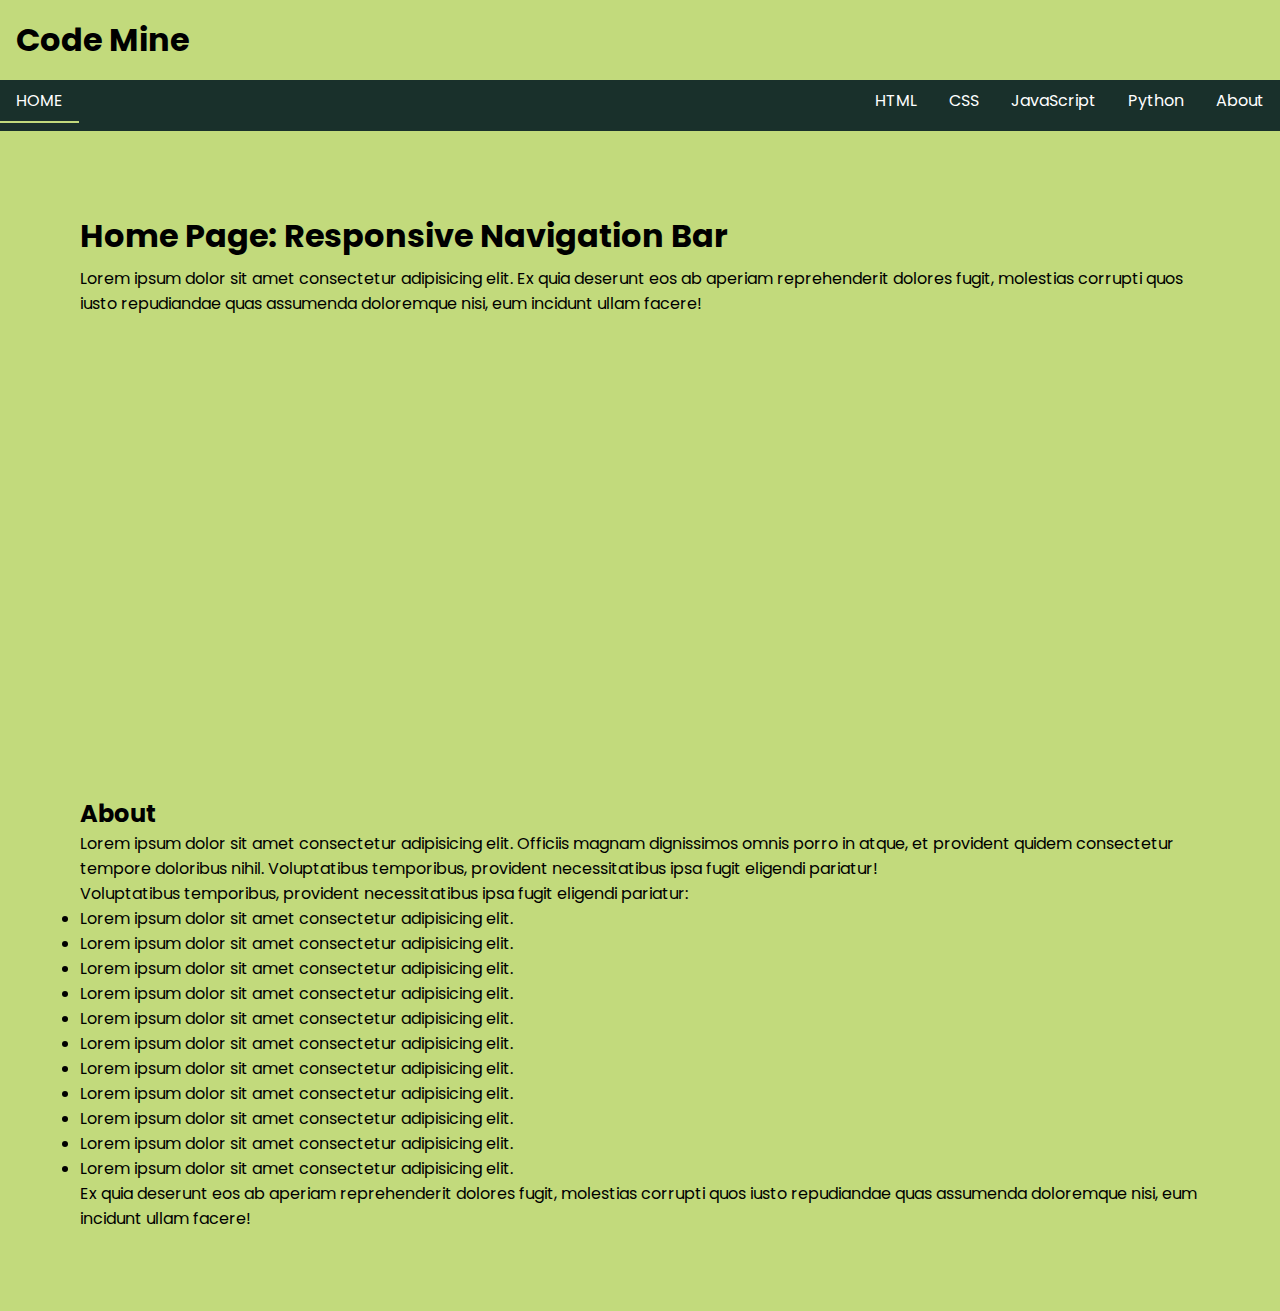
<file: accessible-navbar/index.html>
<!DOCTYPE html>
<html lang="en">
<head>
    <meta charset="UTF-8">
    <meta name="viewport" content="width=device-width, initial-scale=1.0">
    <title>Code Mine</title>
    <link rel="stylesheet" href="./styles.css">
    <script src="./main.js" defer></script><!-- defer to load the js file after the html is loaded-->
    
</head>
<body>
    <!-- skip to content link for screen readers and keyboard users -->
     <!-- the skip to content link allows users to bypass repetitive navigation links and go directly to the main content of the page, improving accessibility and user experience -->
    <!-- add this as the first element inside the body tag -->
     <!-- use css to visually hide the link but make it visible when focused -->
      <!-- only shows when focused(tabbed to) for keyboard users -->
     <!-- href="#main-content" should match the id of the main content container -->
    <a href="#main-content" class="skip-to-content">Skip to content</a>


    <header id="header" class="header">
        <div class="top-content">
            <div class="logo">
                <h1>Code Mine</h1>
            </div>
            
            <!-- Open menu button -->
            <!-- since the button has no text content the aria-label="Open Menu" is use for screen readers to describe the button function  -->
             <!-- aria-expanded="false" is used to indicate the menu is closed by default -->
             <!-- aria-controls="nav-menu" is used to associate the button with the menu it controls -->
              <!-- aria-expanded="false" should be toggled to "true" when the menu is open using JavaScript -->
            <button id="open-menu-button" onclick = "openMenu()" aria-label="Open Menu" aria-expanded="false" aria-controls="nav-menu">
                <svg xmlns="http://www.w3.org/2000/svg" height="24px" viewBox="0 -960 960 960" width="24px" fill="#19302B"><path d="M120-680v-80h720v80H120Zm0 480v-80h720v80H120Zm0-240v-80h720v80H120Z"/></svg>
            </button>


        </div>
            <!-- Navigation Menu -->

        <nav id="nav-menu" class="nav-menu">
            <ul>
                <!-- Close menu button -->
                <li>
                    
                    <button id="close-menu-button" onclick = "closeMenu()" aria-label="Close Menu">
                        <svg xmlns="http://www.w3.org/2000/svg" height="24px" viewBox="0 -960 960 960" width="24px" fill="#e3e3e3"><path d="m256-200-56-56 224-224-224-224 56-56 224 224 224-224 56 56-224 224 224 224-56 56-224-224-224 224Z"/></svg>
                    </button>
                </li>
                <li class="home-li">
                    <!--specify the active link, aria-current="page" is used to indicate the current page the user is on for screen readers -->
                    <a class="active-link" href="./index.html" aria-current="page">
                        HOME
                    </a>
                </li>

                <li class="">
                    <a href="#">
                        HTML
                    </a>
                </li>

                <li>
                    <a href="./css.html">
                        CSS
                    </a>
                </li>

                <li>
                    <a href="#">
                        JavaScript
                    </a>
                </li>

                <li>
                    <a href="#">
                        Python
                    </a>
                </li>

                <li>
                    <a href="#about">
                        About
                    </a>
                </li>
            </ul>
        </nav>
            <!-- aria-hidden="true" means the overlay is hidden from screen readers -->
        <div id="overlay" class="overlay" onclick="closeMenu()" aria-hidden="true"></div> <!-- Anywhere after the nav tag create Overlay div to close menu when clicked -->
       
    </header>

    <main id="main-content">
        <h1>Home Page: Responsive Navigation Bar</h1>
        <p>
            Lorem ipsum dolor sit amet consectetur adipisicing elit. Ex quia deserunt eos ab aperiam reprehenderit dolores 
            fugit, molestias corrupti quos iusto repudiandae quas assumenda doloremque nisi, eum incidunt ullam facere!

        </p>
    </main>

    <section id="about" class="about">
        <h2>About </h2>
        <p>
            Lorem ipsum dolor sit amet consectetur adipisicing elit. Officiis magnam dignissimos omnis porro in atque, 
            et provident quidem consectetur tempore doloribus nihil. Voluptatibus temporibus, provident necessitatibus
             ipsa fugit eligendi pariatur!
        </p>
        <p>
             Voluptatibus temporibus, provident necessitatibus ipsa fugit eligendi pariatur:
        </p>
        <ul>
            <li>Lorem ipsum dolor sit amet consectetur adipisicing elit.</li>
            <li>Lorem ipsum dolor sit amet consectetur adipisicing elit.</li>
            <li>Lorem ipsum dolor sit amet consectetur adipisicing elit.</li>
            <li>Lorem ipsum dolor sit amet consectetur adipisicing elit.</li>
            <li>Lorem ipsum dolor sit amet consectetur adipisicing elit.</li>
            <li>Lorem ipsum dolor sit amet consectetur adipisicing elit.</li>
            <li>Lorem ipsum dolor sit amet consectetur adipisicing elit.</li>
            <li>Lorem ipsum dolor sit amet consectetur adipisicing elit.</li>
            <li>Lorem ipsum dolor sit amet consectetur adipisicing elit.</li>
            <li>Lorem ipsum dolor sit amet consectetur adipisicing elit.</li>
            <li>Lorem ipsum dolor sit amet consectetur adipisicing elit.</li>
        </ul>
        <p>
            Ex quia deserunt eos ab aperiam reprehenderit dolores 
            fugit, molestias corrupti quos iusto repudiandae quas assumenda doloremque nisi, eum incidunt ullam facere!
        </p>
    </section>

</body>
</html>
</file>
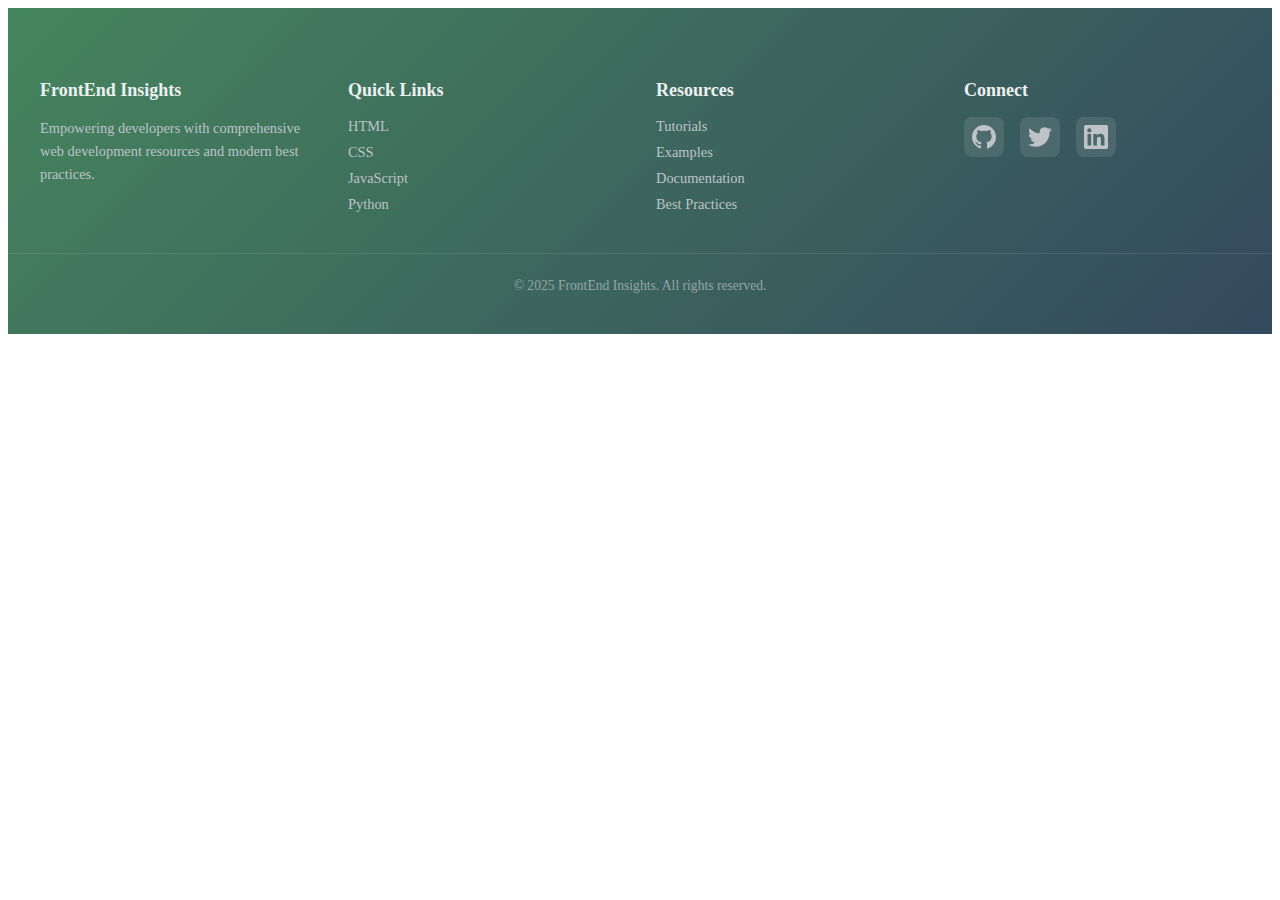
<file: footers/index.html>
<!DOCTYPE html>
<html lang="en">
<head>
  <meta charset="UTF-8">
  <meta name="viewport" content="width=device-width, initial-scale=1.0">
  <title>Footers</title>
  <link rel="stylesheet" href="./styles.css">
</head>
<body>

  <footer class="site-footer">
    <div class="footer-content">
      <div class="footer-section">
        <h4 class="footer-title">FrontEnd Insights</h4>
        <p class="footer-description">Empowering developers with comprehensive web development resources and modern best practices.</p>
      </div>
      
      <div class="footer-section">
        <h4 class="footer-title">Quick Links</h4>
        <ul class="footer-links">
          <li><a href="#" class="footer-link">HTML</a></li>
          <li><a href="#" class="footer-link">CSS</a></li>
          <li><a href="#" class="footer-link">JavaScript</a></li>
          <li><a href="#" class="footer-link">Python</a></li>
        </ul>
      </div>
      
      <div class="footer-section">
        <h4 class="footer-title">Resources</h4>
        <ul class="footer-links">
          <li><a href="#" class="footer-link">Tutorials</a></li>
          <li><a href="#" class="footer-link">Examples</a></li>
          <li><a href="#" class="footer-link">Documentation</a></li>
          <li><a href="#" class="footer-link">Best Practices</a></li>
        </ul>
      </div>
      
      <div class="footer-section">
        <h4 class="footer-title">Connect</h4>
        <div class="social-links">
          <a href="#" class="social-link" aria-label="GitHub">
            <svg width="24" height="24" viewBox="0 0 24 24" fill="currentColor">
              <path d="M12 0C5.374 0 0 5.373 0 12 0 17.302 3.438 21.8 8.207 23.387c.599.111.793-.261.793-.577v-2.234c-3.338.726-4.033-1.416-4.033-1.416-.546-1.387-1.333-1.756-1.333-1.756-1.089-.745.083-.729.083-.729 1.205.084 1.839 1.237 1.839 1.237 1.07 1.834 2.807 1.304 3.492.997.107-.775.418-1.305.762-1.604-2.665-.305-5.467-1.334-5.467-5.931 0-1.311.469-2.381 1.236-3.221-.124-.303-.535-1.524.117-3.176 0 0 1.008-.322 3.301 1.23A11.509 11.509 0 0112 5.803c1.02.005 2.047.138 3.006.404 2.291-1.552 3.297-1.23 3.297-1.23.653 1.653.242 2.874.118 3.176.77.84 1.235 1.911 1.235 3.221 0 4.609-2.807 5.624-5.479 5.921.43.372.823 1.102.823 2.222v3.293c0 .319.192.694.801.576C20.566 21.797 24 17.3 24 12c0-6.627-5.373-12-12-12z"/>
            </svg>
          </a>
          <a href="#" class="social-link" aria-label="Twitter">
            <svg width="24" height="24" viewBox="0 0 24 24" fill="currentColor">
              <path d="M23.953 4.57a10 10 0 01-2.825.775 4.958 4.958 0 002.163-2.723c-.951.555-2.005.959-3.127 1.184a4.92 4.92 0 00-8.384 4.482C7.69 8.095 4.067 6.13 1.64 3.162a4.822 4.822 0 00-.666 2.475c0 1.71.87 3.213 2.188 4.096a4.904 4.904 0 01-2.228-.616v.06a4.923 4.923 0 003.946 4.827 4.996 4.996 0 01-2.212.085 4.936 4.936 0 004.604 3.417 9.867 9.867 0 01-6.102 2.105c-.39 0-.779-.023-1.17-.067a13.995 13.995 0 007.557 2.209c9.053 0 13.998-7.496 13.998-13.985 0-.21 0-.42-.015-.63A9.935 9.935 0 0024 4.59z"/>
            </svg>
          </a>
          <a href="#" class="social-link" aria-label="LinkedIn">
            <svg width="24" height="24" viewBox="0 0 24 24" fill="currentColor">
              <path d="M20.447 20.452h-3.554v-5.569c0-1.328-.027-3.037-1.852-3.037-1.853 0-2.136 1.445-2.136 2.939v5.667H9.351V9h3.414v1.561h.046c.477-.9 1.637-1.85 3.37-1.85 3.601 0 4.267 2.37 4.267 5.455v6.286zM5.337 7.433c-1.144 0-2.063-.926-2.063-2.065 0-1.138.92-2.063 2.063-2.063 1.14 0 2.064.925 2.064 2.063 0 1.139-.925 2.065-2.064 2.065zm1.782 13.019H3.555V9h3.564v11.452zM22.225 0H1.771C.792 0 0 .774 0 1.729v20.542C0 23.227.792 24 1.771 24h20.451C23.2 24 24 23.227 24 22.271V1.729C24 .774 23.2 0 22.222 0h.003z"/>
            </svg>
          </a>
        </div>
      </div>
    </div>
    
    <div class="footer-bottom">
      <p class="footer-copyright">&copy; 2025 FrontEnd Insights. All rights reserved.</p>
    </div>
  </footer>
</body>
</html>
</file>
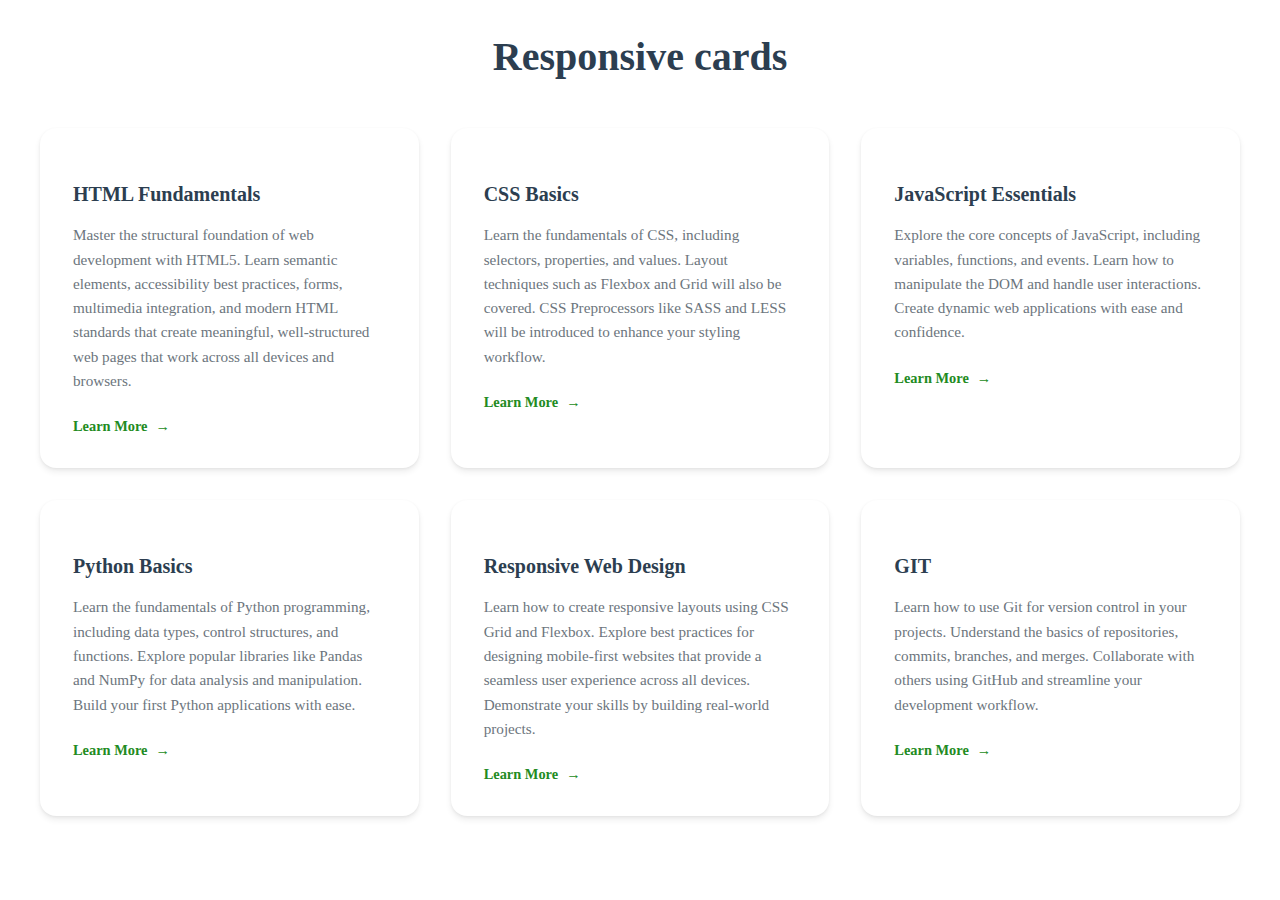
<file: responsive-cards/index.html>
<!DOCTYPE html>
<html lang="en">

<head>
    <meta charset="UTF-8">
    <meta name="viewport" content="width=device-width, initial-scale=1.0">
    <title>Document</title>
    <link rel="stylesheet" href="styles.css">
</head>

<body>
    <main class="main-content">
        <h2 class="heading">Responsive cards</h2>
            <div class="cards-container">
                

                <!-- Cards Grid makes cards responsive -->
                <div class="cards-grid">

                    <article class="card">
                        <h3 class="card-title">HTML Fundamentals</h3>
                        <p class="card-description">
                            Master the structural foundation of web development with HTML5.
                            Learn semantic elements, accessibility best practices, forms, multimedia integration, and
                            modern HTML standards that create meaningful, well-structured web pages that work across all
                            devices and browsers.</p>
                        <a href="#" class="card-link">Learn More</a>
                    </article>
                    <article class="card">
                        <h3 class="card-title">CSS Basics</h3>
                        <p class="card-description">Learn the fundamentals of CSS, including selectors, properties, and values. 
                            Layout techniques such as Flexbox and Grid will also be covered. CSS Preprocessors like SASS and LESS
                            will be introduced to enhance your styling workflow.
                        </p>
                        <a href="#" class="card-link">Learn More</a>
                    </article>
                    <article class="card">
                        <h3 class="card-title">JavaScript Essentials</h3>
                        <p class="card-description">Explore the core concepts of JavaScript, including variables, functions, and events. 
                            Learn how to manipulate the DOM and handle user interactions. Create dynamic web applications with ease and confidence.</p>
                        <a href="#" class="card-link">Learn More</a>
                    </article>
                    <article class="card">
                        <h3 class="card-title">Python Basics</h3>
                        <p class="card-description">Learn the fundamentals of Python programming, including data types, control structures, and functions. 
                            Explore popular libraries like Pandas and NumPy for data analysis and manipulation. Build your first Python applications with ease.</p>
                        <a href="#" class="card-link">Learn More</a>
                    </article>
                    <article class="card">
                        <h3 class="card-title">Responsive Web Design</h3>
                        <p class="card-description">Learn how to create responsive layouts using CSS Grid and Flexbox. Explore best 
                            practices for designing mobile-first websites that provide a seamless user experience across all devices. 
                            Demonstrate your skills by building real-world projects.</p>
                        <a href="#" class="card-link">Learn More</a>
                    </article>
                    <article class="card">
                        <h3 class="card-title">GIT</h3>
                        <p class="card-description">Learn how to use Git for version control in your projects. Understand the basics of 
                            repositories, commits, branches, and merges. Collaborate with others using GitHub and streamline your 
                            development workflow.</p>
                        <a href="#" class="card-link">Learn More</a>
                    </article>

                </div>
            </div>
    </main>
</body>

</html>
</file>
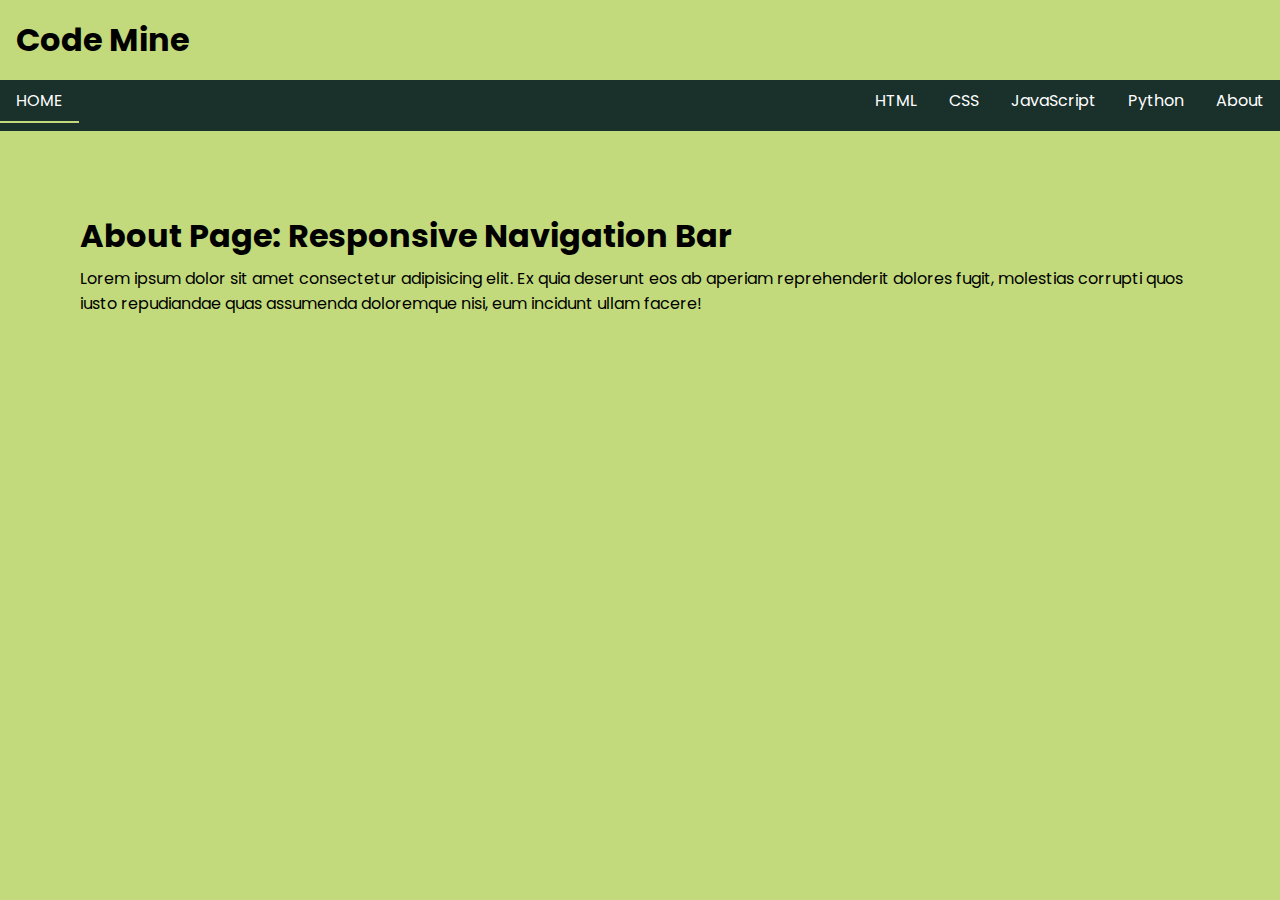
<file: accessible-navbar/about.html>
<!DOCTYPE html>
<html lang="en">
<head>
    <meta charset="UTF-8">
    <meta name="viewport" content="width=device-width, initial-scale=1.0">
    <title>Code Mine</title>
    <link rel="stylesheet" href="./styles.css">
    <script src="./main.js" defer></script>
    
</head>
<body>
    <header id="header" class="header">
        <div class="top-content">
            <div class="logo">
                <h1>Code Mine</h1>
            </div>
        
            <button id="open-menu-button" onclick = "openMenu()" aria-label="Open Menu" aria-expanded="false" aria-controls="nav-menu">
                <svg xmlns="http://www.w3.org/2000/svg" height="24px" viewBox="0 -960 960 960" width="24px" fill="#FFFFFF"><path d="M120-680v-80h720v80H120Zm0 480v-80h720v80H120Zm0-240v-80h720v80H120Z"/></svg>
            </button>
        </div>
            <!-- Navigation Menu -->

        <nav id="nav-menu" class="nav-menu">
            <ul>
                <!-- Close menu button -->
                <li>
                    
                    <button id="close-menu-button" onclick = "closeMenu()" aria-label="Close Menu">
                        <svg xmlns="http://www.w3.org/2000/svg" height="24px" viewBox="0 -960 960 960" width="24px" fill="#e3e3e3"><path d="m256-200-56-56 224-224-224-224 56-56 224 224 224-224 56 56-224 224 224 224-56 56-224-224-224 224Z"/></svg>
                    </button>
                </li>
                <li class="home-li">
                    <!--specify the active link, aria-current="page" is used to indicate the current page the user is on for screen readers -->
                    <a class="active-link" href="./index.html" aria-current="page">
                        HOME
                    </a>
                </li>

                <li class="">
                    <a href="./index.html#html">
                        HTML
                    </a>
                </li>

                <li>
                    <a href="./index.html#css">
                        CSS
                    </a>
                </li>

                <li>
                    <a href="./index.html#javascript">
                        JavaScript
                    </a>
                </li>

                <li>
                    <a href="./index.html#python">
                        Python
                    </a>
                </li>

                <li>
                    <a href="./about.html">
                        About
                    </a>
                </li>
            </ul>
        </nav>
            <!-- aria-hidden="true" means the overlay is hidden from screen readers -->
        <div id="overlay" class="overlay" onclick="closeMenu()" aria-hidden="true"></div> <!-- Anywhere after the nav tag create Overlay div to close menu when clicked -->
       
    </header>

    <main>
        <h1>About Page: Responsive Navigation Bar</h1>
        <p>
            Lorem ipsum dolor sit amet consectetur adipisicing elit. Ex quia deserunt eos ab aperiam reprehenderit dolores 
            fugit, molestias corrupti quos iusto repudiandae quas assumenda doloremque nisi, eum incidunt ullam facere!

        </p>
    </main>

</body>
</html>
</file>
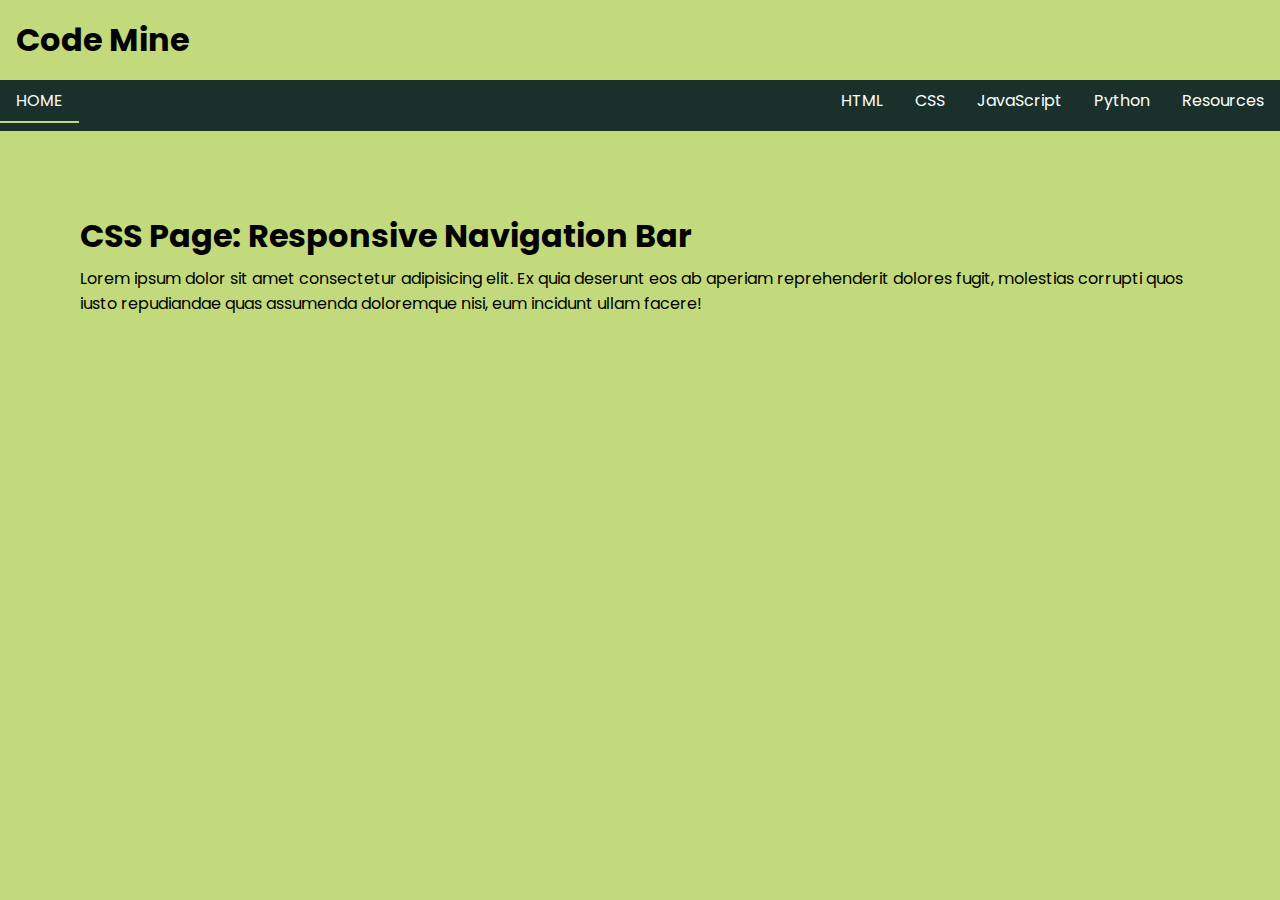
<file: accessible-navbar/css.html>
<!DOCTYPE html>
<html lang="en">
<head>
    <meta charset="UTF-8">
    <meta name="viewport" content="width=device-width, initial-scale=1.0">
    <title>Code Mine</title>
    <link rel="stylesheet" href="./styles.css">
    <script src="./main.js" defer></script>
    
</head>
<body>
    <header id="header" class="header">
        <div class="top-content">
            <div class="logo">
                <h1>Code Mine</h1>
            </div>
        
            <button id="open-menu-button" onclick = "openMenu()" aria-label="Open Menu" aria-expanded="false" aria-controls="nav-menu">
                <svg xmlns="http://www.w3.org/2000/svg" height="24px" viewBox="0 -960 960 960" width="24px" fill="#19302B"><path d="M120-680v-80h720v80H120Zm0 480v-80h720v80H120Zm0-240v-80h720v80H120Z"/></svg>
            </button>
        </div>
            <!-- Navigation Menu -->

        <nav id="nav-menu" class="nav-menu">
            <ul>
                <!-- Close menu button -->
                <li>
                    
                    <button id="close-menu-button" onclick = "closeMenu()" aria-label="Close Menu">
                        <svg xmlns="http://www.w3.org/2000/svg" height="24px" viewBox="0 -960 960 960" width="24px" fill="#e3e3e3"><path d="m256-200-56-56 224-224-224-224 56-56 224 224 224-224 56 56-224 224 224 224-56 56-224-224-224 224Z"/></svg>
                    </button>
                </li>
                <li class="home-li">
                    <!--specify the active link, aria-current="page" is used to indicate the current page the user is on for screen readers -->
                    <a class="active-link" href="./index.html" aria-current="page">
                        HOME
                    </a>
                </li>

                <li class="">
                    <a href="#">
                        HTML
                    </a>
                </li>

                <li>
                    <a href="#">
                        CSS
                    </a>
                </li>

                <li>
                    <a href="#">
                        JavaScript
                    </a>
                </li>

                <li>
                    <a href="#">
                        Python
                    </a>
                </li>

                <li>
                    <a href="#">
                        Resources
                    </a>
                </li>
            </ul>
        </nav>
            <!-- aria-hidden="true" means the overlay is hidden from screen readers -->
        <div id="overlay" class="overlay" onclick="closeMenu()" aria-hidden="true"></div> <!-- Anywhere after the nav tag create Overlay div to close menu when clicked -->
       
    </header>

    <main>
        <h1>CSS Page: Responsive Navigation Bar</h1>
        <p>
            Lorem ipsum dolor sit amet consectetur adipisicing elit. Ex quia deserunt eos ab aperiam reprehenderit dolores 
            fugit, molestias corrupti quos iusto repudiandae quas assumenda doloremque nisi, eum incidunt ullam facere!

        </p>
    </main>

</body>
</html>
</file>
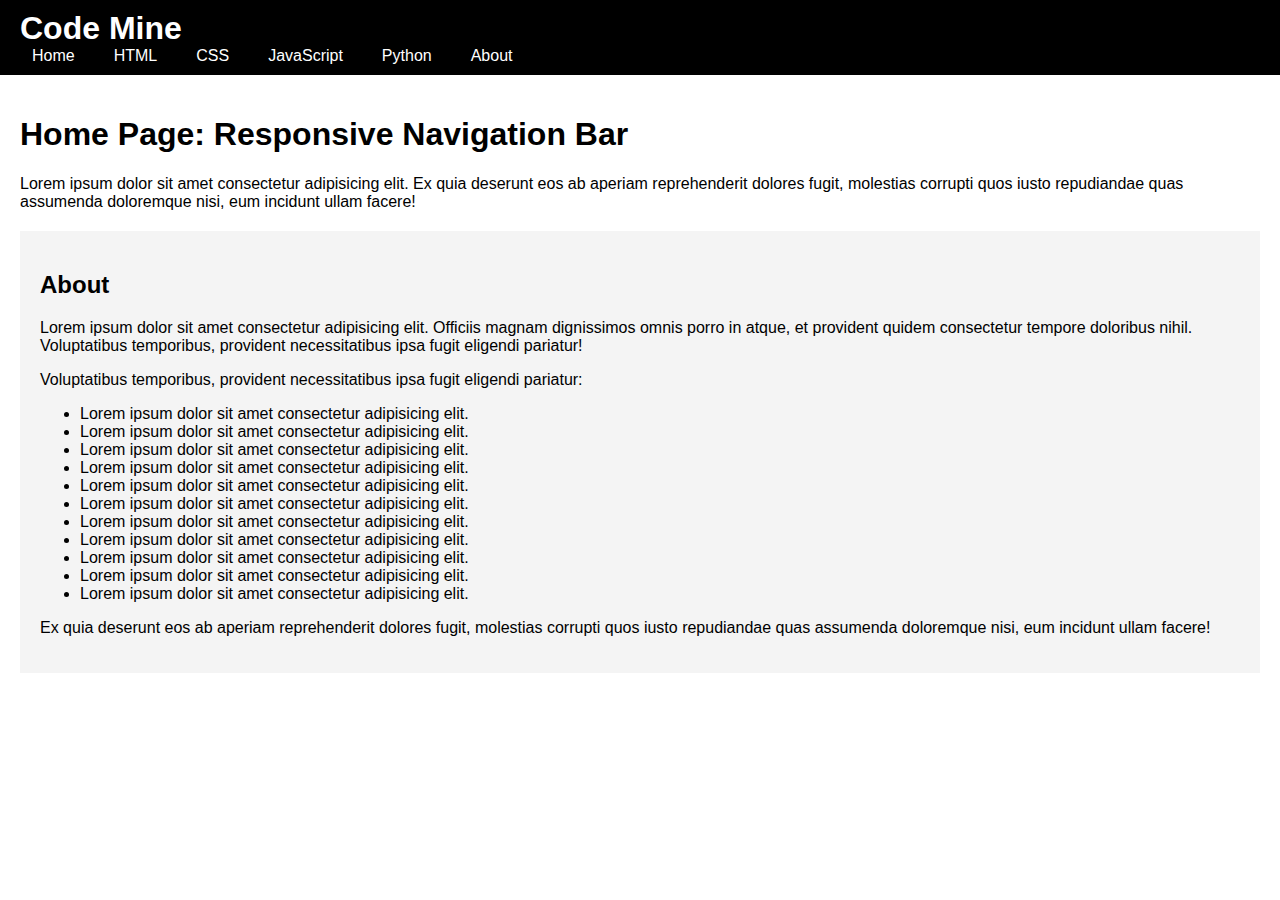
<file: accessible-navbar/html/starter.html>
<!DOCTYPE html>
<html lang="en">
  <head>
    <meta charset="UTF-8" />
    <meta name="viewport" content="width=device-width, initial-scale=1.0" />
    <title>Code Mine</title>
    <link rel="stylesheet" href="#" />
  </head>
  <style>
    /* Basic styles for demonstration purposes */
    body {
      font-family: Arial, sans-serif;
      margin: 0;
      padding: 0;
    }
    .header {
      background-color: #000000;
      color: white;
      padding: 10px 20px;
    }
    .logo h1 {
      margin: 0;
    }
    .nav-menu ul {
      list-style-type: none;
      padding: 0;
      margin: 0;
      display: flex;
      gap: 15px; /* space between menu items */
    }
    .nav-menu a {
      color: white;
      text-decoration: none;
      padding: 8px 12px;
    }

    .nav-menu a:hover,
    .nav-menu a.active-link {
      background-color: #e3e3e3;
      border-radius: 4px;
      color: #000;
    }

    main {
      padding: 20px;
    }

    .about {
      background-color: #f4f4f4;
      padding: 20px;
      margin-top: 20px;
    }

  </style>
  <body>
    <header class="header">
      <div>
        <div class="logo">
          <h1>Code Mine</h1>
        </div>
      </div>
      <!--------------------- Navigation Menu ------------------------------------------>

      <nav class="nav-menu">
        <ul>
          <li>
            <a class="starter.html" href="#"> Home </a>
          </li>

          <li class="">
            <a href="#"> HTML </a>
          </li>

          <li>
            <a href="#"> CSS </a>
          </li>

          <li>
            <a href="#"> JavaScript </a>
          </li>

          <li>
            <a href="#"> Python </a>
          </li>

          <li>
            <a href="#"> About </a>
          </li>
        </ul>
      </nav>
      <!--------------------- Navigation Menu ------------------------------------------>
    </header>

    <!--------------------- website main content here --------------------------------------->
    <main>

      <div>
        <h1>Home Page: Responsive Navigation Bar</h1>
        <p>
          Lorem ipsum dolor sit amet consectetur adipisicing elit. Ex quia
          deserunt eos ab aperiam reprehenderit dolores fugit, molestias corrupti
          quos iusto repudiandae quas assumenda doloremque nisi, eum incidunt
          ullam facere!
        </p>
      </div>

      <section class="about">
        <h2>About</h2>
        <p>
          Lorem ipsum dolor sit amet consectetur adipisicing elit. Officiis magnam
          dignissimos omnis porro in atque, et provident quidem consectetur
          tempore doloribus nihil. Voluptatibus temporibus, provident
          necessitatibus ipsa fugit eligendi pariatur!
        </p>
        <p>
          Voluptatibus temporibus, provident necessitatibus ipsa fugit eligendi
          pariatur:
        </p>
        <ul>
          <li>Lorem ipsum dolor sit amet consectetur adipisicing elit.</li>
          <li>Lorem ipsum dolor sit amet consectetur adipisicing elit.</li>
          <li>Lorem ipsum dolor sit amet consectetur adipisicing elit.</li>
          <li>Lorem ipsum dolor sit amet consectetur adipisicing elit.</li>
          <li>Lorem ipsum dolor sit amet consectetur adipisicing elit.</li>
          <li>Lorem ipsum dolor sit amet consectetur adipisicing elit.</li>
          <li>Lorem ipsum dolor sit amet consectetur adipisicing elit.</li>
          <li>Lorem ipsum dolor sit amet consectetur adipisicing elit.</li>
          <li>Lorem ipsum dolor sit amet consectetur adipisicing elit.</li>
          <li>Lorem ipsum dolor sit amet consectetur adipisicing elit.</li>
          <li>Lorem ipsum dolor sit amet consectetur adipisicing elit.</li>
        </ul>
        <p>
          Ex quia deserunt eos ab aperiam reprehenderit dolores fugit, molestias
          corrupti quos iusto repudiandae quas assumenda doloremque nisi, eum
          incidunt ullam facere!
        </p>
      </section>
  
    </main>
    <!--------------------- website main content here --------------------------------------->


  </body>
</html>
</file>
<file: accessible-navbar/styles.css>
@import url('https://fonts.googleapis.com/css2?family=Poppins:ital,wght@0,100;0,200;0,300;0,400;0,500;0,600;0,700;0,800;0,900;1,100;1,200;1,300;1,400;1,500;1,600;1,700;1,800;1,900&display=swap');
:root{
    --primary-color: #C2DA7C;
    --secondary-color: #19302B;
    --text-color:  #FFFFFF;
    --border-color: #121212;
}

*{
    box-sizing: border-box;/* makes width and height include padding and border */
    margin: 0;/*reset default margin and padding*/
    padding: 0;
}

html{
    font-family: Poppins, "Segoe UI" sans-serif;
}

body{
    min-height: 100vh;
    min-height: 100dvh; /* For mobile browsers */
    background-color: var(--primary-color);
    font-family: "Poppins", sans-serif;
}


nav{
    background-color: var(--secondary-color);
    border-bottom: 1px solid var(--primary-color);
}

nav ul{
    list-style: none;
    display: flex;
}

nav .home-li{
    margin-right: auto; /*moves the home link to the far left*/
}

nav li{
    display: flex; /*makes the li take up only as much space as its content*/
}

nav a{
    display: flex;/*padding doesn't work well on inline elements*/
    text-decoration: none;
    color: var(--text-color);
    padding: .5em 1em;/*padding will control the size of the clickable area and the space around the text*/
    transition: background-color 600ms ease;/*animate the background color change on hover*/
}


nav a:hover{
    background-color: var(--primary-color);
    color: var(--secondary-color);
    border-top: 2px solid var(--text-color);
    border-bottom: 2px solid var(--text-color);
    margin-top: -2px; /*move the link up by 2px to compensate for the added border*/
}

nav a.active-link{
    border-bottom: 2px solid var(--primary-color);
    margin-bottom: .5em; /*add some space between the border and the text*/
}

#open-menu-button, #close-menu-button{
    display: none; /*hide buttons by default, will show on small screens*/
    background: none; /*remove default button styles*/
    border: none;
    cursor: pointer; /*change cursor to pointer on hover*/
    padding: .5em; /*add some padding for easier clicking*/
}

#open-menu-button{
    margin-left: auto; /*push the button to the far right*/
    margin-top:0 ;
}

#overlay{
    position: fixed; /*make the overlay cover the entire screen*/
    inset: 0; /*top, right, bottom, left all set to 0*/
    background-color: rgba(0, 0, 0, 0.5); /*adds a semi-transparent black background to the page when the menu is open*/
    z-index: 9; /*make sure the overlay is below the nav but above other content*/
    display: none; /*hide the overlay by default*/
}


@media  screen and (max-width: 700px){
    #open-menu-button, #close-menu-button{
        display: block; /*show buttons on small screens*/
    }

    nav{
      position: fixed; 
      top: 0; /*fixed at the top of the screen*/
      /* right: 0; */
      right: -100%; /*hide the nav off-screen to the right*/
      transition: right 300ms ease; /*animate the nav sliding in*/
      height:100vh ;
      width: min(15em, 100%); /*max width of 15em or 100% of viewport width*/
      z-index: 10; /*make sure the nav is on top of other content*/ 
      border-left: 1px solid var(--primary-color)
    }

    nav ul{
        width: 100%;
        flex-direction: column;
    }

    nav a{
        width: 100%; /*make links take up full width of nav*/
        padding: 1em; /*increase padding for easier tapping*/
    }

    nav a.active-link{
        border-bottom: none; /*remove bottom border for active link*/
        
    }

    nav .home-li{
        margin-right: unset; /*remove auto margin*/
    }

    nav.open{
        right: 0; /*slide the nav into view*/
    }

    nav.open ~ #overlay{ /* sibling selector(~) selects the overlay when nav is open */
        display: block; /*show the overlay when nav is open*/
    }
}



main{
    padding: min(5em, 7%);/* responsive padding, max of 5em or 7% of viewport width */
}

main p{
    margin-top: .35em;
}

.logo h1{
    padding: 1rem; /*responsive padding, max of 1em or 3% of viewport width*/
}

.top-content{
    display: flex;
    gap: 1em; /*space between items*/
}

.top-content p{
    margin-top: 0; /*remove top margin from paragraph*/
    align-self: center; /*vertically center the paragraph*/
}


.about{
    margin-top: 20em;
    align-self: center; /*center the about section*/
    padding: min(5em, 7%); /*responsive padding, max of 5em or 7% of viewport width*/
}

.skip-to-content{
    position: absolute; /*position the link off-screen*/
    left: -9999px; /*move the link far to the left*/
    top: auto;
    width: 1px; /*make the link very small*/
    height: 1px;
    overflow: hidden; /*hide any overflow*/
    z-index: -9999; /*make sure the link is behind other content*/
}

.skip-to-content:focus{ /*when the link is focused (tabbed to)*/
    position: static; /*reset positioning when focused*/
    left: auto;
    top: auto;
    width: auto;
    height: auto;
    overflow: visible; /*show overflow when focused*/
    z-index: 9999; /*bring the link to the front when focused*/
}
</file>
<file: footers/styles.css>
/* Footer Styles */
.site-footer {
    background: linear-gradient(135deg, rgba(69, 133, 93, 1) 0%, #34495e 100%);
    color: white;
    padding: 3rem 0 1rem;
}

.footer-content {
    max-width: 1200px;
    margin: 0 auto;
    padding: 0 2rem;
    display: grid;
    grid-template-columns: repeat(auto-fit, minmax(250px, 1fr));
    gap: 2rem;
}I

.footer-section {
    margin-bottom: 2rem;
}

.footer-title {
    font-size: 1.125rem;
    font-weight: 700;
    margin-bottom: 1rem;
    color: #ecf0f1;
}

.footer-description {
    color: #bdc3c7;
    line-height: 1.6;
    font-size: 0.9rem;
}

.footer-links {
    list-style: none;
    padding: 0;
    margin: 0;
}

.footer-links li {
    margin-bottom: 0.5rem;
}

.footer-link {
    color: #bdc3c7;
    text-decoration: none;
    font-size: 0.9rem;
    transition: color 0.3s ease;
}

.footer-link:hover {
    color: #3498db;
}

/* Social Links */
.social-links {
    display: flex;
    gap: 1rem;
    margin-top: 1rem;
}

.social-link {
    display: inline-flex;
    align-items: center;
    justify-content: center;
    width: 40px;
    height: 40px;
    background: rgba(255, 255, 255, 0.1);
    border-radius: 8px;
    color: #bdc3c7;
    text-decoration: none;
    transition: all 0.3s ease;
}

.social-link:hover {
    background: #3498db;
    color: white;
    transform: translateY(-2px);
}

/* Footer Bottom */
.footer-bottom {
    border-top: 1px solid rgba(255, 255, 255, 0.1);
    margin-top: 2rem;
    padding: 1.5rem 2rem;
    text-align: center;
}

.footer-copyright {
    color: #95a5a6;
    font-size: 0.85rem;
    margin: 0;
}

/* Responsive Design */
@media (max-width: 768px) {
    .footer-content {
        grid-template-columns: 1fr;
        padding: 0 1rem;
        text-align: center;
    }
    
    .social-links {
        justify-content: center;
    }
}

@media (max-width: 480px) {
    .site-footer {
        padding: 2rem 0 1rem;
    }
}
</file>
<file: responsive-cards/styles.css>
/* Heading styles */
.heading {
  text-align: center;
  font-size: clamp(1.75rem, 4vw, 2.5rem);
  font-weight: 700;
  color: #2c3e50;
  margin-bottom: 3rem;
}

/* Cards Section */
.cards-container {
  max-width: 1200px;
  margin: 0 auto;
  padding: 0 2rem;
}

/* Cards Grid */
.cards-grid {
    display: grid;
    grid-template-columns: repeat(auto-fit, minmax(280px, 1fr));
    gap: 2rem;
    margin-top: 2rem;
}

/* Individual Card */
.card {
    background: white;
    border-radius: 16px;
    padding: 2rem;
    box-shadow: 
        0 4px 6px rgba(0, 0, 0, 0.07),
        0 1px 3px rgba(0, 0, 0, 0.06);
    transition: all 0.3s cubic-bezier(0.4, 0, 0.2, 1);
    position: relative;
    overflow: hidden;
    border: 1px solid rgba(255, 255, 255, 0.2);
}

.card::before {
    content: '';
    position: absolute;
    top: 0;
    left: 0;
    width: 100%;
    height: 4px;
    background: rgb(34,139,34);
    background: linear-gradient(159deg, rgba(34,139,34,1) 0%, rgba(50,205,50,1) 100%);
    transform: scaleX(0);
    transform-origin: left;
    transition: transform 0.3s ease;
}

.card:hover {
    transform: translateY(-8px);
    box-shadow: 
        0 20px 25px rgba(0, 0, 0, 0.15),
        0 10px 10px rgba(0, 0, 0, 0.04);
}

.card:hover::before {
    transform: scaleX(1);
}


.card:hover{
    transform: scale(1.1);
}

.card-title {
    font-size: 1.25rem;
    font-weight: 700;
    color: #2c3e50;
    margin-bottom: 1rem;
    line-height: 1.3;
}

.card-description {
    color: #6c757d;
    line-height: 1.6;
    margin-bottom: 1.5rem;
    font-size: 0.95rem;
}

.card-link {
    display: inline-flex;
    align-items: center;
    color: rgba(34,139,34,1);
    font-weight: 600;
    text-decoration: none;
    font-size: 0.9rem;
    transition: all 0.3s ease;
    position: relative;
}

.card-link::after {
    content: '→';
    margin-left: 0.5rem;
    transition: transform 0.3s ease;
}

.card-link:hover {
    color: rgba(50,205,50,1);
}

.card-link:hover::after {
    transform: translateX(4px);
}
</file>
